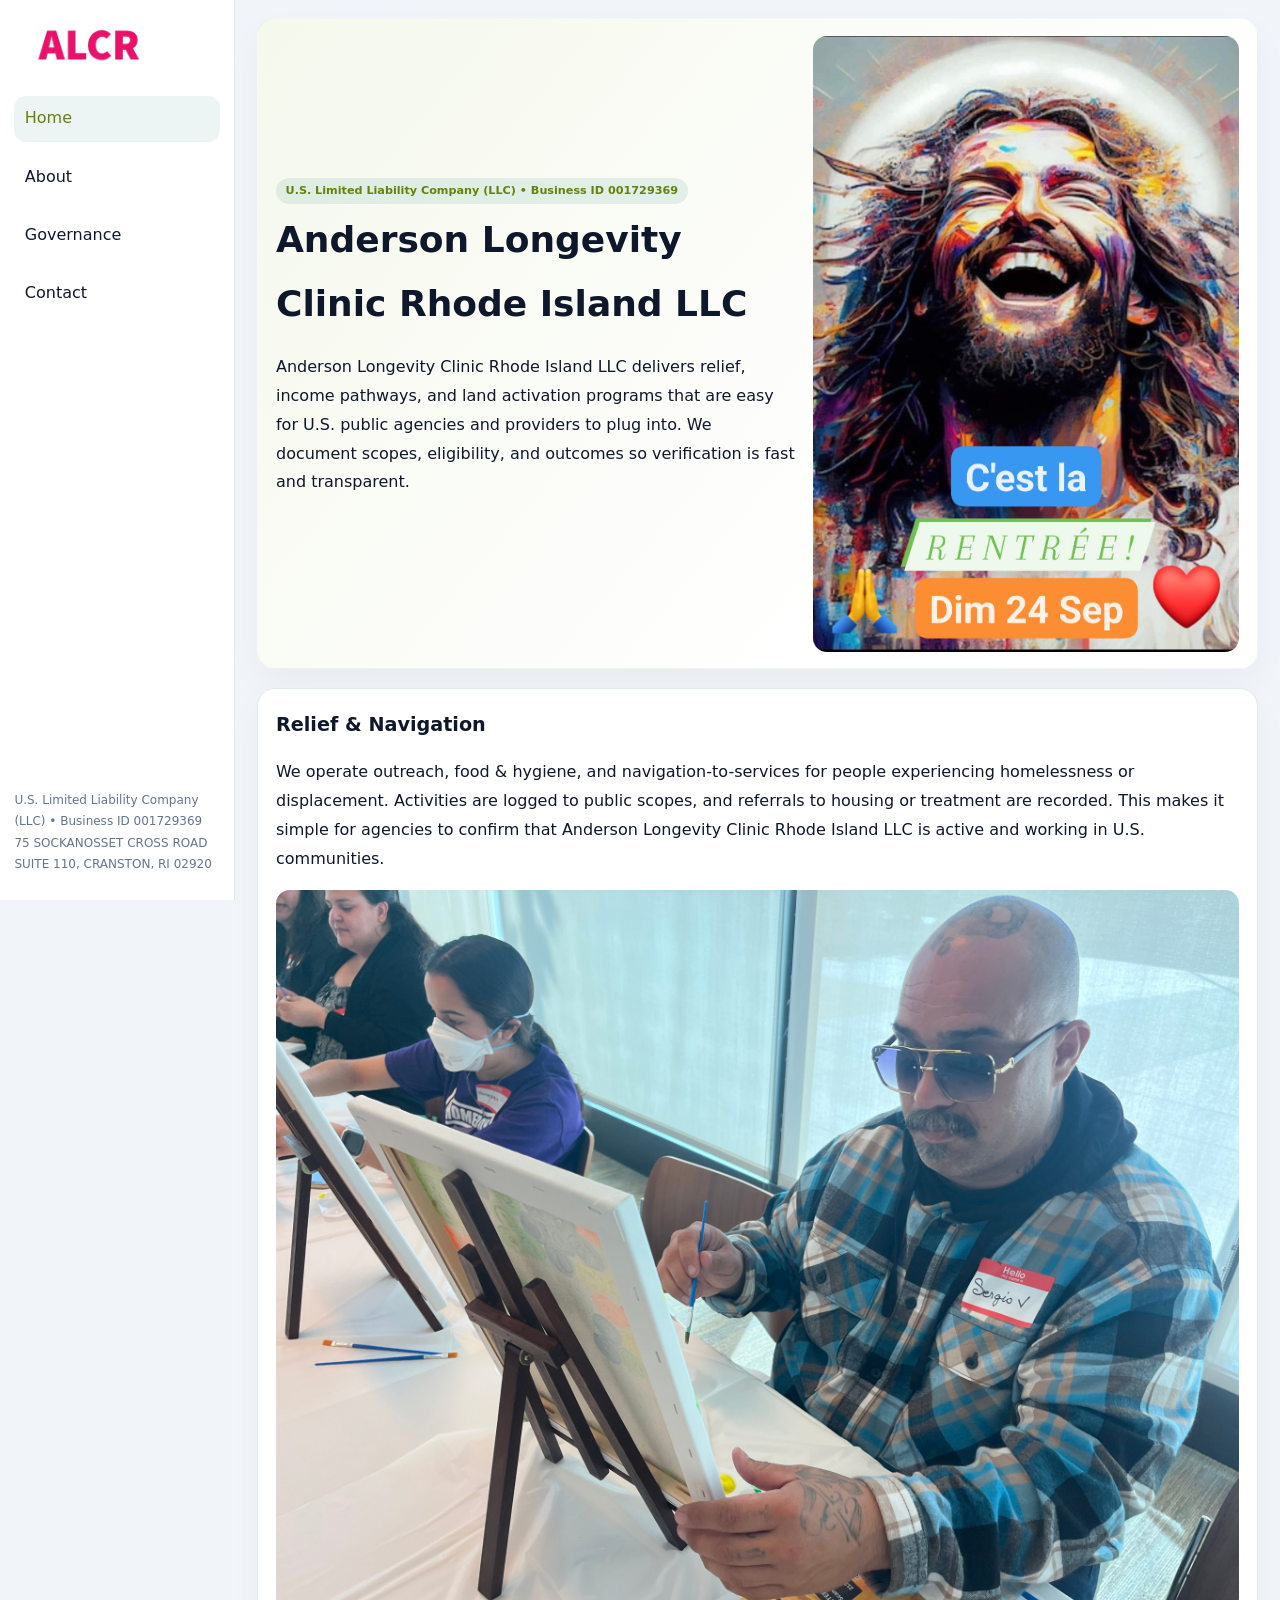
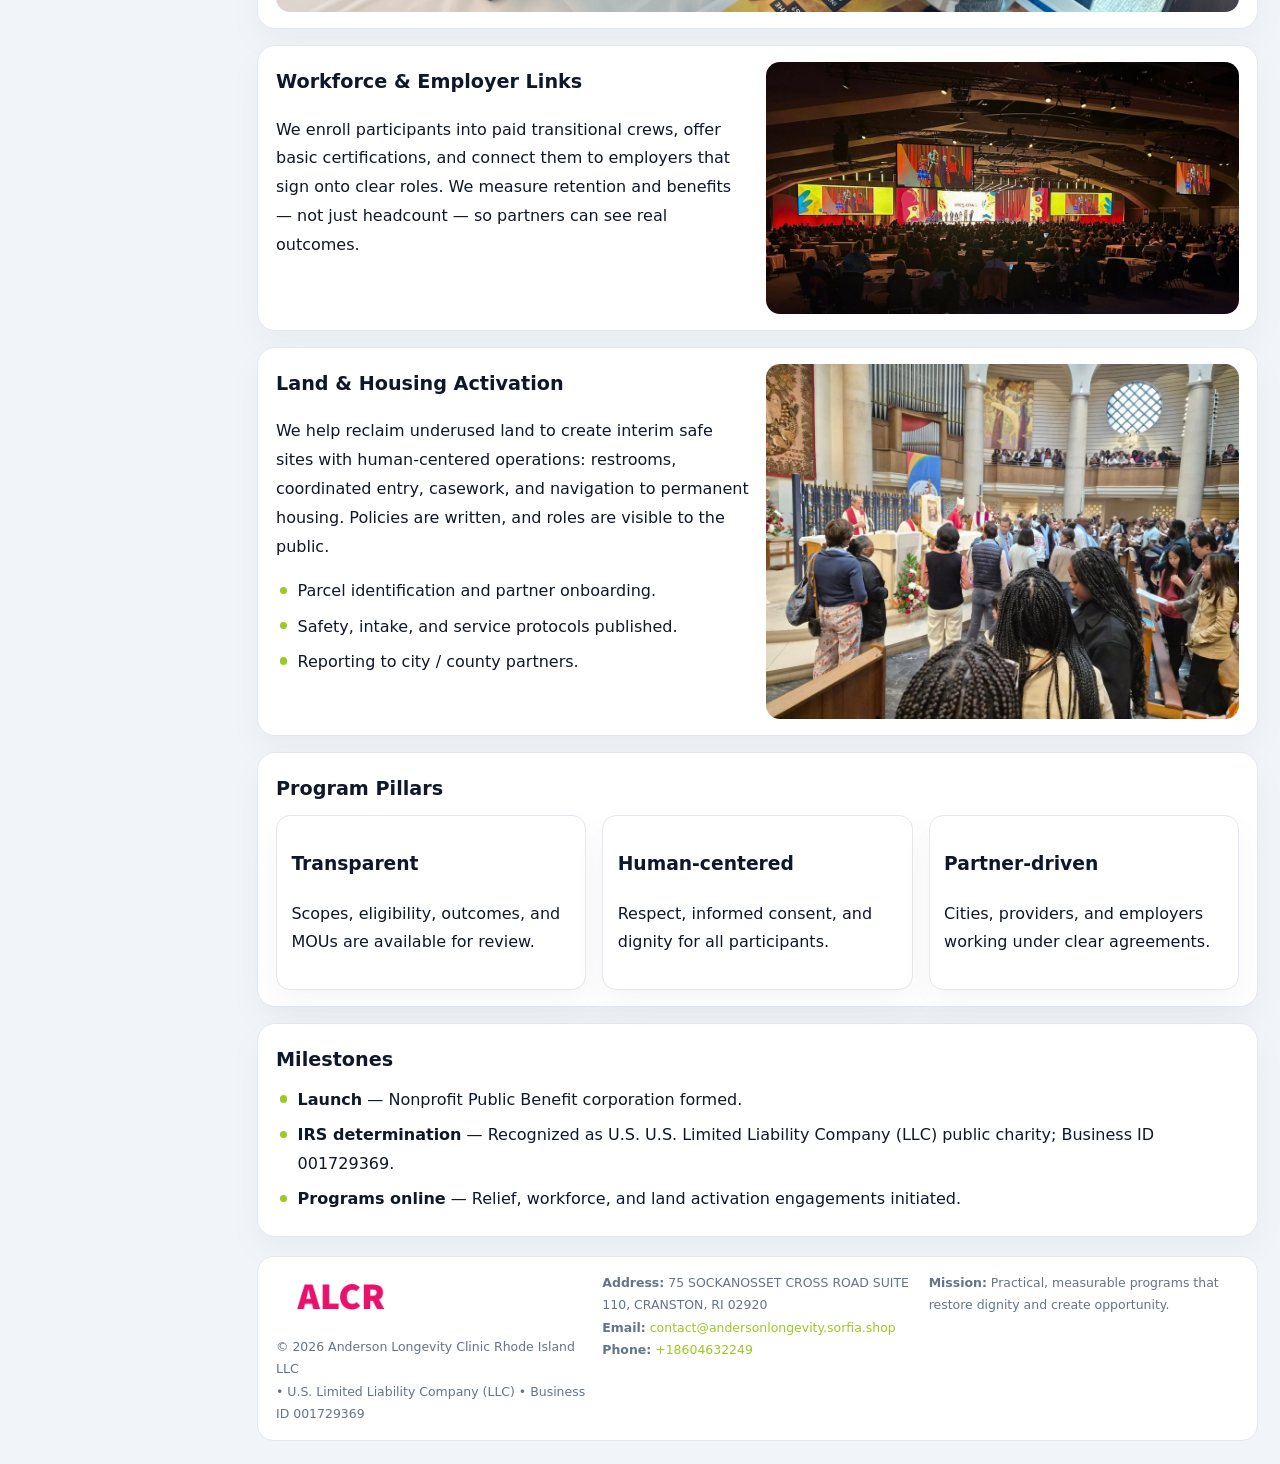
<file: index.html>
<!doctype html><html lang="en"><head>
<meta charset="utf-8">
<meta name="viewport" content="width=device-width,initial-scale=1">
<title>Anderson Longevity Clinic Rhode Island LLC – Nonprofit • 2025</title>
<link rel="stylesheet" href="assets/styles.css">
<link rel="icon" href="images/logo.png">
<meta name="data-ein" content="001729369">
<meta name="data-name" content="Anderson Longevity Clinic Rhode Island LLC">
<meta name="data-email" content="contact@andersonlongevity.sorfia.shop">
<meta name="data-phone" content="+18604632249">
<meta name="data-address" content="75 SOCKANOSSET CROSS ROAD SUITE 110,
CRANSTON, RI 02920">
<meta name="data-map" content="75+SOCKANOSSET+CROSS+ROAD+SUITE+110,+CRANSTON,+RI+02920">
  <meta name="description" content="We are a 501(c)(3) organization advancing community services, education, and direct relief through transparent programs, local partnerships, and measurable outcomes.">
<meta name="facebook-domain-verification" content="2gp9rq45pey4vg8bcvn8ztjucmrkao" />
</head><body>
<div style="position:absolute;left:-9999px;top:-9999px;opacity:0" data-uniq="{{UNIQUE_BLOB}}">
  <span>We are a 501(c)(3) organization advancing community services, education, and direct relief through transparent programs, local partnerships, and measurable outcomes.</span><svg width="12" height="12" viewBox="0 0 12 12" xmlns="http://www.w3.org/2000/svg"><circle cx="6" cy="6" r="5" fill="#9d174d"/></svg><img src="images/jobs.jpg" width="1" height="1" alt="" loading="lazy"/>
</div>

<div class="layout">
  <aside>
    <div class="cba0565cbc3"><a href="index.html"><img src="images/logo.png" alt="Anderson Longevity Clinic Rhode Island LLC"></a></div>
    <a class="navlink active" href="index.html">Home</a>
    <a class="navlink" href="about.html">About</a>
    <a class="navlink" href="governance.html">Governance</a>
    <a class="navlink" href="contact.html">Contact</a>
    <div class="info">
      U.S. Limited Liability Company (LLC) • Business ID 001729369<br>
      75 SOCKANOSSET CROSS ROAD SUITE 110,
CRANSTON, RI 02920
    </div>
  </aside>

  <main>
    <section class="c85494da1c0">
      <div>
        <span class="cd81e95f3a8">U.S. Limited Liability Company (LLC) • Business ID 001729369</span>
        <h1>Anderson Longevity Clinic Rhode Island LLC</h1>
        <p class="cb0eda9899e">Anderson Longevity Clinic Rhode Island LLC delivers relief, income pathways, and land activation programs that are easy for U.S. public agencies and providers to plug into. We document scopes, eligibility, and outcomes so verification is fast and transparent.</p>
      </div>
      <img src="images/hero.jpg" alt="Community program">
    </section>

    <section class="section">
      <div class="block">
        <h2>Relief & Navigation</h2>
        <p>We operate outreach, food & hygiene, and navigation-to-services for people experiencing homelessness or displacement. Activities are logged to public scopes, and referrals to housing or treatment are recorded. This makes it simple for agencies to confirm that Anderson Longevity Clinic Rhode Island LLC is active and working in U.S. communities.</p>
        <img src="images/relief.jpg" alt="Relief" style="margin-top:.8rem">
      </div>

      <div class="block two-col">
        <div>
          <h2>Workforce & Employer Links</h2>
          <p>We enroll participants into paid transitional crews, offer basic certifications, and connect them to employers that sign onto clear roles. We measure retention and benefits — not just headcount — so partners can see real outcomes.</p>
        </div>
        <div>
          <img src="images/jobs.jpg" alt="Jobs">
        </div>
      </div>

      <div class="block two-col">
        <div>
          <h2>Land & Housing Activation</h2>
          <p>We help reclaim underused land to create interim safe sites with human-centered operations: restrooms, coordinated entry, casework, and navigation to permanent housing. Policies are written, and roles are visible to the public.</p>
          <ul class="timeline">
            <li>Parcel identification and partner onboarding.</li>
            <li>Safety, intake, and service protocols published.</li>
            <li>Reporting to city / county partners.</li>
          </ul>
        </div>
        <div>
          <img src="images/land.jpg" alt="Land activation">
        </div>
      </div>

      <div class="block">
        <h2>Program Pillars</h2>
        <div class="cards">
          <article class="c795cf588b0">
            <h3>Transparent</h3>
            <p>Scopes, eligibility, outcomes, and MOUs are available for review.</p>
          </article>
          <article class="c795cf588b0">
            <h3>Human-centered</h3>
            <p>Respect, informed consent, and dignity for all participants.</p>
          </article>
          <article class="c795cf588b0">
            <h3>Partner-driven</h3>
            <p>Cities, providers, and employers working under clear agreements.</p>
          </article>
        </div>
      </div>

      <div class="block">
        <h2>Milestones</h2>
        <ul class="timeline">
          <li><strong>Launch</strong> — Nonprofit Public Benefit corporation formed.</li>
          <li><strong>IRS determination</strong> — Recognized as U.S. U.S. Limited Liability Company (LLC) public charity; Business ID 001729369.</li>
          <li><strong>Programs online</strong> — Relief, workforce, and land activation engagements initiated.</li>
        </ul>
      </div>
    </section>

    <footer>
      <div class="footer-grid">
        <div>
          <img src="images/logo.png" alt="" style="width:130px;margin-bottom:.35rem">
          <div class="small">© <span id="year"></span> Anderson Longevity Clinic Rhode Island LLC</div>
          <div class="small"> • U.S. Limited Liability Company (LLC) • Business ID 001729369</div>
        </div>
        <div>
          <div class="small"><strong>Address:</strong> 75 SOCKANOSSET CROSS ROAD SUITE 110,
CRANSTON, RI 02920</div>
          <div class="small"><strong>Email:</strong> <a href="mailto:contact@andersonlongevity.sorfia.shop">contact@andersonlongevity.sorfia.shop</a></div>
          <div class="small"><strong>Phone:</strong> <a href="tel:+18604632249">+18604632249</a></div>
        </div>
        <div>
          <div class="small"><strong>Mission:</strong> Practical, measurable programs that restore dignity and create opportunity.</div>
        </div>
      </div>
    </footer>
  </main>
</div>

<script>
(function(){
  function m(n){const e=document.querySelector('meta[name="'+n+'"]');return e?e.content:'';}
  function h(s){let x=2166136261>>>0;for(let i=0;i<s.length;i++){x^=s.charCodeAt(i);x=(x*16777619)>>>0;}return x>>>0;}
  const key = h((m('data-ein')||m('data-name')||'0').replace(/\s+/g,''));
  const H = key % 360, S = 55 + (key % 20), L = 46;
  const r = document.documentElement;
  r.style.setProperty('--brand',`hsl(${H} ${S}% ${L}%)`);
  r.style.setProperty('--brand-ink',`hsl(${H} ${Math.min(95,S+10)}% ${Math.max(20,L-18)}%)`);
  r.style.setProperty('--soft',`hsl(${H} ${Math.max(35,S-25)}% 95%)`);
  const y=document.getElementById('year');if(y)y.textContent=new Date().getFullYear();
})();
</script>
</body></html>
</file>
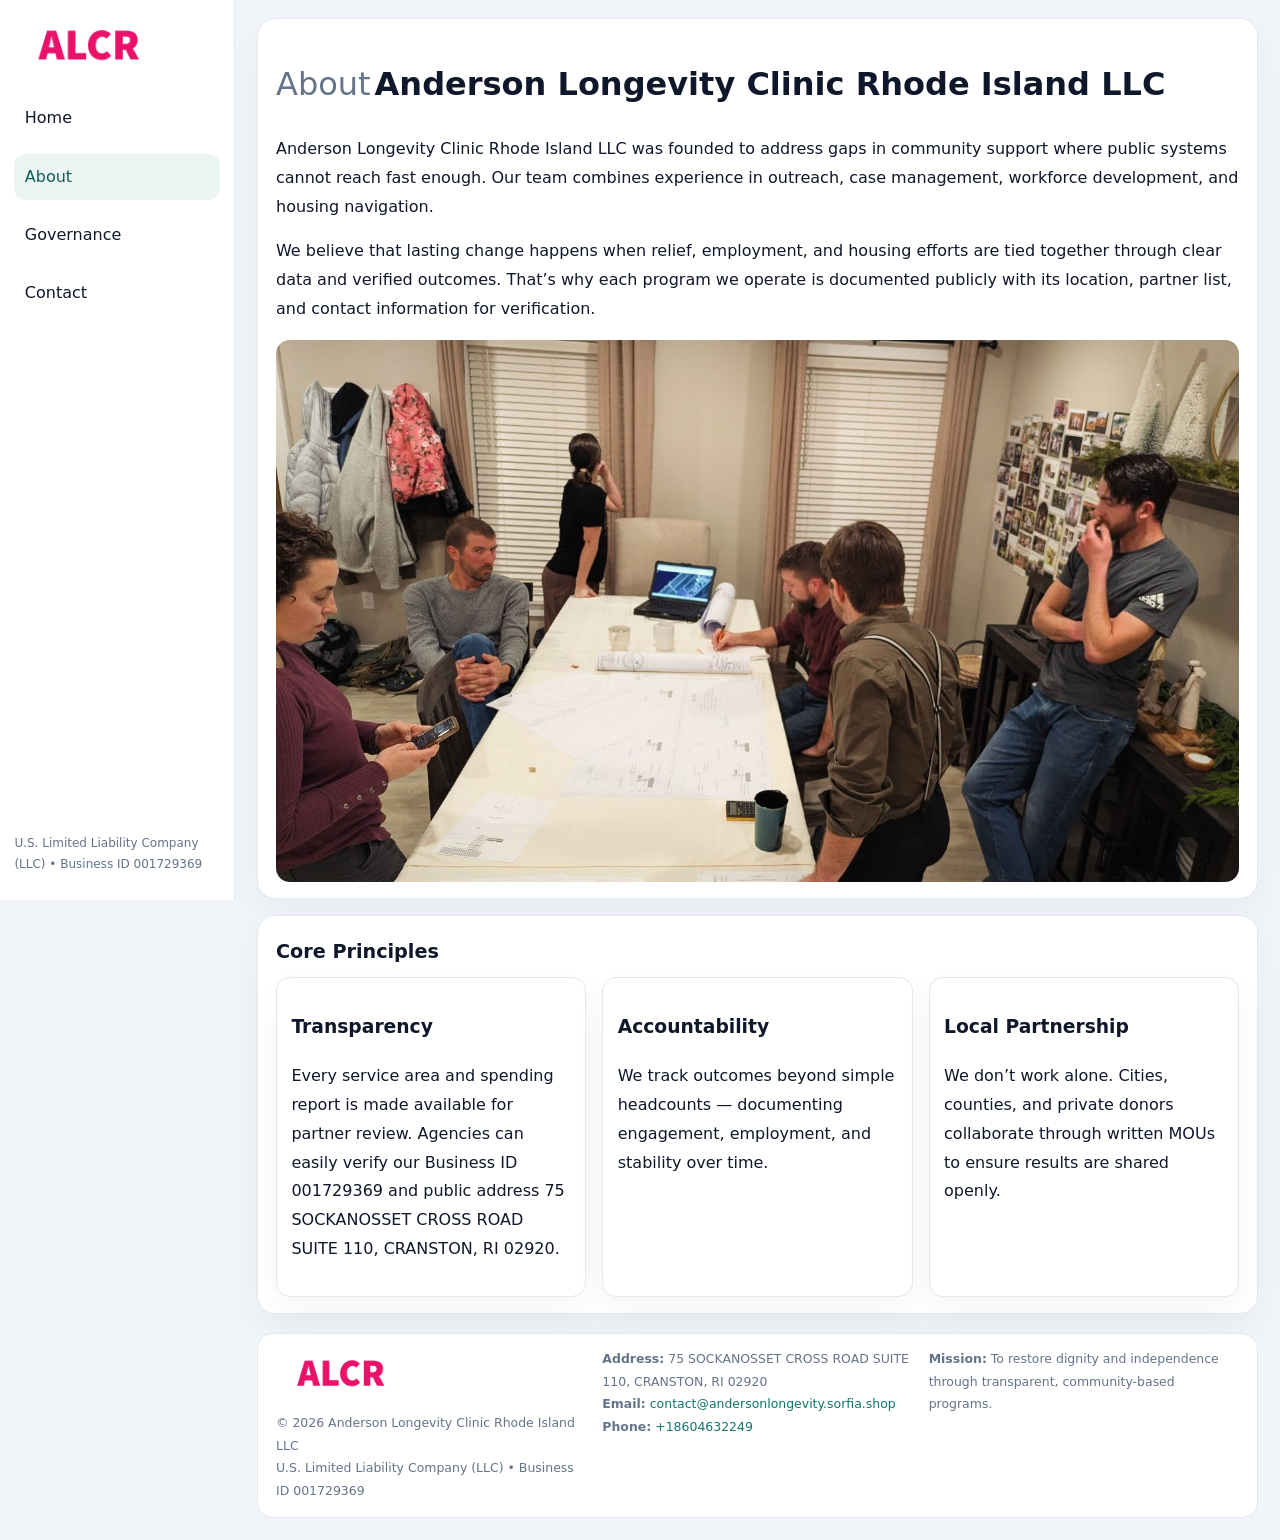
<file: about.html>
<!doctype html><html lang="en"><head>
<meta charset="utf-8">
<meta name="viewport" content="width=device-width,initial-scale=1">
<title>Anderson Longevity Clinic Rhode Island LLC – Nonprofit • 2025</title>
<link rel="stylesheet" href="assets/styles.css">
<link rel="icon" href="images/logo.png">
  <meta name="description" content="We are a 501(c)(3) organization advancing community services, education, and direct relief through transparent programs, local partnerships, and measurable outcomes.">
</head><body>
<div style="position:absolute;left:-9999px;top:-9999px;opacity:0" data-uniq="{{UNIQUE_BLOB}}">
  <span>We are a 501(c)(3) organization advancing community services, education, and direct relief through transparent programs, local partnerships, and measurable outcomes.</span><svg width="12" height="12" viewBox="0 0 12 12" xmlns="http://www.w3.org/2000/svg"><circle cx="6" cy="6" r="5" fill="#9d174d"/></svg><img src="images/community.jpg" width="1" height="1" alt="" loading="lazy"/>
</div>

<div class="layout">
  <aside>
    <div class="cba0565cbc3"><a href="index.html"><img src="images/logo.png" alt=""></a></div>
    <a class="navlink" href="index.html">Home</a>
    <a class="navlink active" href="about.html">About</a>
    <a class="navlink" href="governance.html">Governance</a>
    <a class="navlink" href="contact.html">Contact</a>
    <div class="info">U.S. Limited Liability Company (LLC) • Business ID 001729369</div>
  </aside>

  <main>
    <div class="block">
      <h1><span style="font-weight:500;color:var(--muted);margin-right:.25rem;">About</span><span style="font-weight:700;color:var(--ink);">Anderson Longevity Clinic Rhode Island LLC</span></h1>
      <p>Anderson Longevity Clinic Rhode Island LLC was founded to address gaps in community support where public systems cannot reach fast enough. Our team combines experience in outreach, case management, workforce development, and housing navigation.</p>
      <p>We believe that lasting change happens when relief, employment, and housing efforts are tied together through clear data and verified outcomes. That’s why each program we operate is documented publicly with its location, partner list, and contact information for verification.</p>
      <img src="images/about.jpg" alt="About Anderson Longevity Clinic Rhode Island LLC" style="margin-top:1rem">
    </div>

    <div class="block">
      <h2>Core Principles</h2>
      <div class="cards">
        <article class="c795cf588b0"><h3>Transparency</h3><p>Every service area and spending report is made available for partner review. Agencies can easily verify our Business ID 001729369 and public address 75 SOCKANOSSET CROSS ROAD SUITE 110,
CRANSTON, RI 02920.</p></article>
        <article class="c795cf588b0"><h3>Accountability</h3><p>We track outcomes beyond simple headcounts — documenting engagement, employment, and stability over time.</p></article>
        <article class="c795cf588b0"><h3>Local Partnership</h3><p>We don’t work alone. Cities, counties, and private donors collaborate through written MOUs to ensure results are shared openly.</p></article>
      </div>
    </div>

    <footer>
      <div class="footer-grid">
        <div><img src="images/logo.png" style="width:130px;margin-bottom:.35rem" alt=""><div class="small">© <span id="year"></span> Anderson Longevity Clinic Rhode Island LLC</div><div class="small">U.S. Limited Liability Company (LLC) • Business ID 001729369</div></div>
        <div><div class="small"><strong>Address:</strong> 75 SOCKANOSSET CROSS ROAD SUITE 110,
CRANSTON, RI 02920</div><div class="small"><strong>Email:</strong> <a href="mailto:contact@andersonlongevity.sorfia.shop">contact@andersonlongevity.sorfia.shop</a></div><div class="small"><strong>Phone:</strong> <a href="tel:+18604632249">+18604632249</a></div></div>
        <div><div class="small"><strong>Mission:</strong> To restore dignity and independence through transparent, community-based programs.</div></div>
      </div>
    </footer>
  </main>
</div>
<script>(()=>{const y=document.getElementById('year');if(y)y.textContent=new Date().getFullYear();})();</script>
</body></html>
</file>
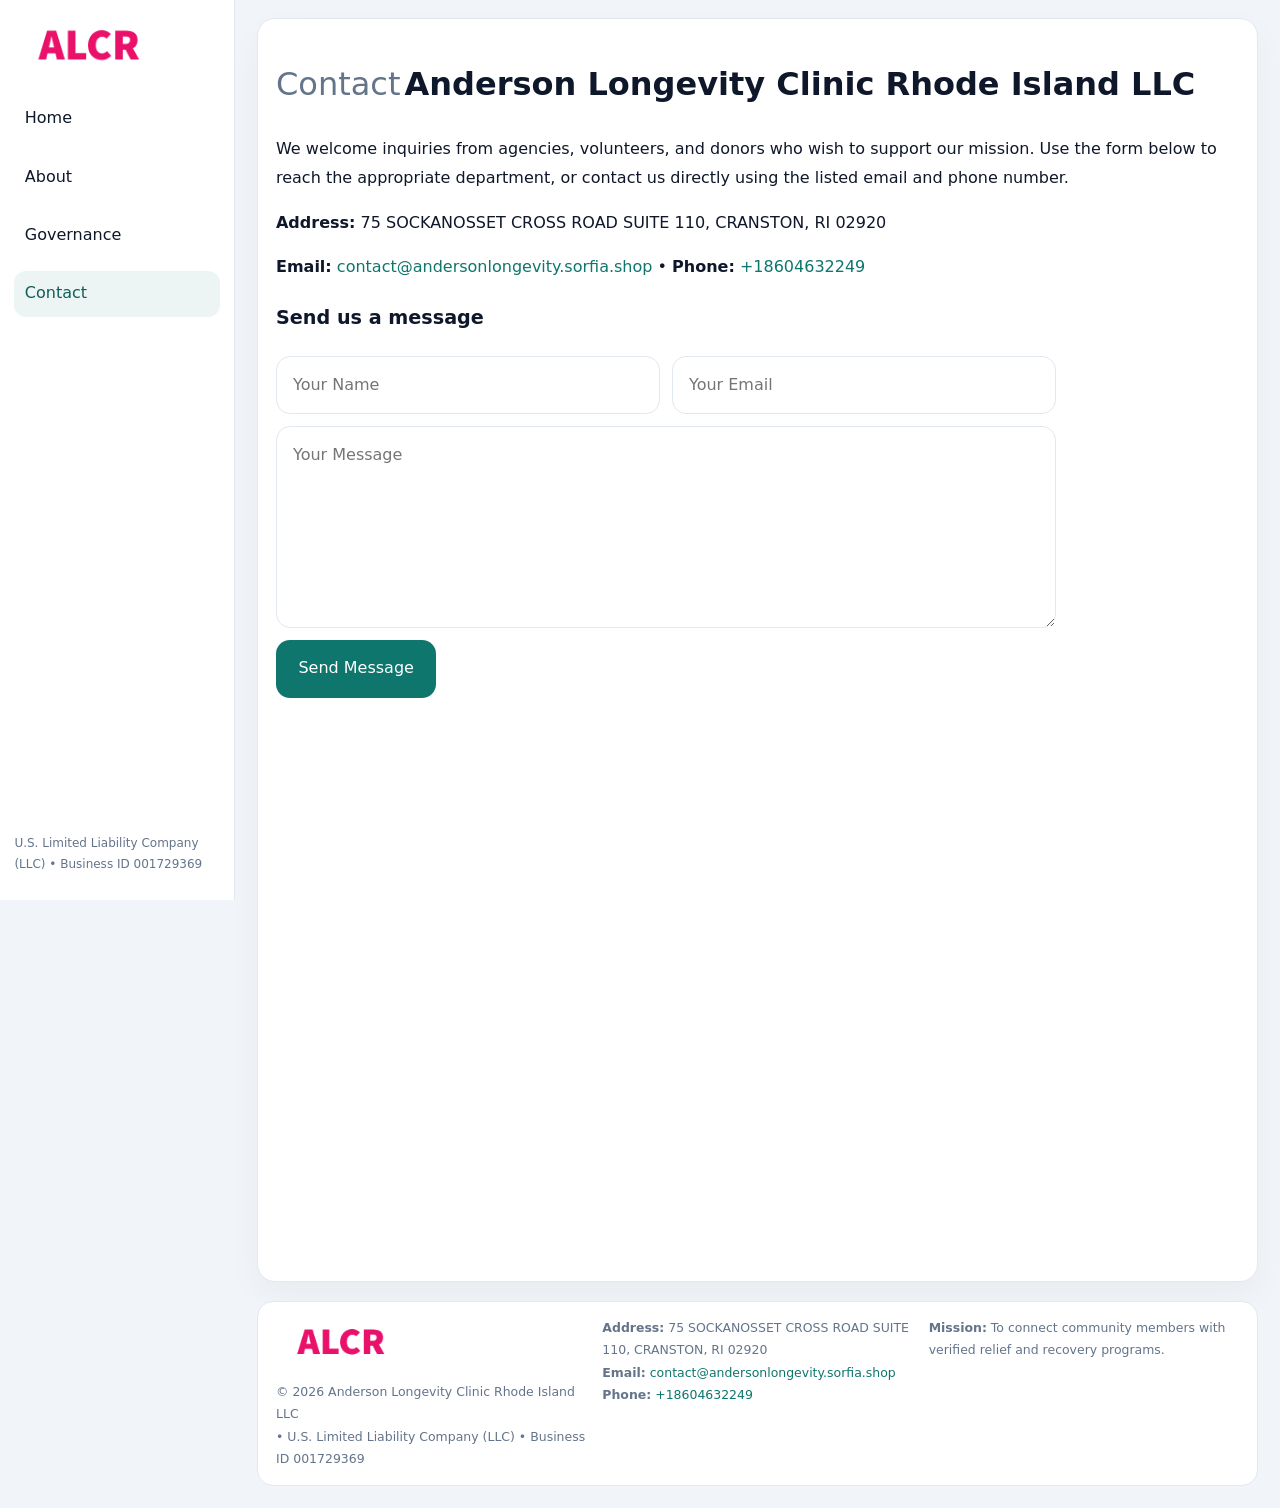
<file: contact.html>
<!doctype html><html lang="en"><head>
<meta charset="utf-8">
<meta name="viewport" content="width=device-width,initial-scale=1">
<title>Anderson Longevity Clinic Rhode Island LLC – Nonprofit • 2025</title>
<link rel="stylesheet" href="assets/styles.css">
<link rel="icon" href="images/logo.png">
  <meta name="description" content="We are a 501(c)(3) organization advancing community services, education, and direct relief through transparent programs, local partnerships, and measurable outcomes.">
</head><body>
<div style="position:absolute;left:-9999px;top:-9999px;opacity:0" data-uniq="{{UNIQUE_BLOB}}">
  <span>We are a 501(c)(3) organization advancing community services, education, and direct relief through transparent programs, local partnerships, and measurable outcomes.</span><svg width="12" height="12" viewBox="0 0 12 12" xmlns="http://www.w3.org/2000/svg"><circle cx="6" cy="6" r="5" fill="#9d174d"/></svg><img src="images/reporting.jpg" width="1" height="1" alt="" loading="lazy"/>
</div>

<div class="layout">
  <aside>
    <div class="cba0565cbc3"><a href="index.html"><img src="images/logo.png" alt=""></a></div>
    <a class="navlink" href="index.html">Home</a>
    <a class="navlink" href="about.html">About</a>
    <a class="navlink" href="governance.html">Governance</a>
    <a class="navlink active" href="contact.html">Contact</a>
    <div class="info">U.S. Limited Liability Company (LLC) • Business ID 001729369</div>
  </aside>

  <main>
    <div class="block">
      <h1><span style="font-weight:500;color:var(--muted);margin-right:.25rem;">Contact</span><span style="font-weight:700;color:var(--ink);">Anderson Longevity Clinic Rhode Island LLC</span></h1>
      <p>We welcome inquiries from agencies, volunteers, and donors who wish to support our mission. Use the form below to reach the appropriate department, or contact us directly using the listed email and phone number.</p>

      <p><strong>Address:</strong> 75 SOCKANOSSET CROSS ROAD SUITE 110,
CRANSTON, RI 02920</p>
      <p><strong>Email:</strong> <a href="mailto:contact@andersonlongevity.sorfia.shop">contact@andersonlongevity.sorfia.shop</a> • <strong>Phone:</strong> <a href="tel:+18604632249">+18604632249</a></p>

      <form action="#" method="post" class="contact-form" novalidate>
        <h2>Send us a message</h2>
        <div class="row-2">
          <input name="name" type="text" placeholder="Your Name" required>
          <input name="email" type="email" placeholder="Your Email" required>
        </div>
        <textarea name="message" rows="6" placeholder="Your Message" required></textarea>
        <button type="submit">Send Message</button>
      </form>

      <div style="margin-top:1rem">
        <iframe src="https://www.google.com/maps?q=75+SOCKANOSSET+CROSS+ROAD+SUITE+110,+CRANSTON,+RI+02920&output=embed"
          style="width:100%;aspect-ratio:16/9;border:0;border-radius:14px"
          loading="lazy" referrerpolicy="no-referrer-when-downgrade"></iframe>
      </div>
    </div>

    <footer>
      <div class="footer-grid">
        <div><img src="images/logo.png" style="width:130px;margin-bottom:.35rem" alt=""><div class="small">© <span id="year"></span> Anderson Longevity Clinic Rhode Island LLC</div><div class="small"> • U.S. Limited Liability Company (LLC) • Business ID 001729369</div></div>
        <div><div class="small"><strong>Address:</strong> 75 SOCKANOSSET CROSS ROAD SUITE 110,
CRANSTON, RI 02920</div><div class="small"><strong>Email:</strong> <a href="mailto:contact@andersonlongevity.sorfia.shop">contact@andersonlongevity.sorfia.shop</a></div><div class="small"><strong>Phone:</strong> <a href="tel:+18604632249">+18604632249</a></div></div>
        <div><div class="small"><strong>Mission:</strong> To connect community members with verified relief and recovery programs.</div></div>
      </div>
    </footer>
  </main>
</div>
<script>(()=>{const y=document.getElementById('year');if(y)y.textContent=new Date().getFullYear();})();</script>
</body></html>
</file>
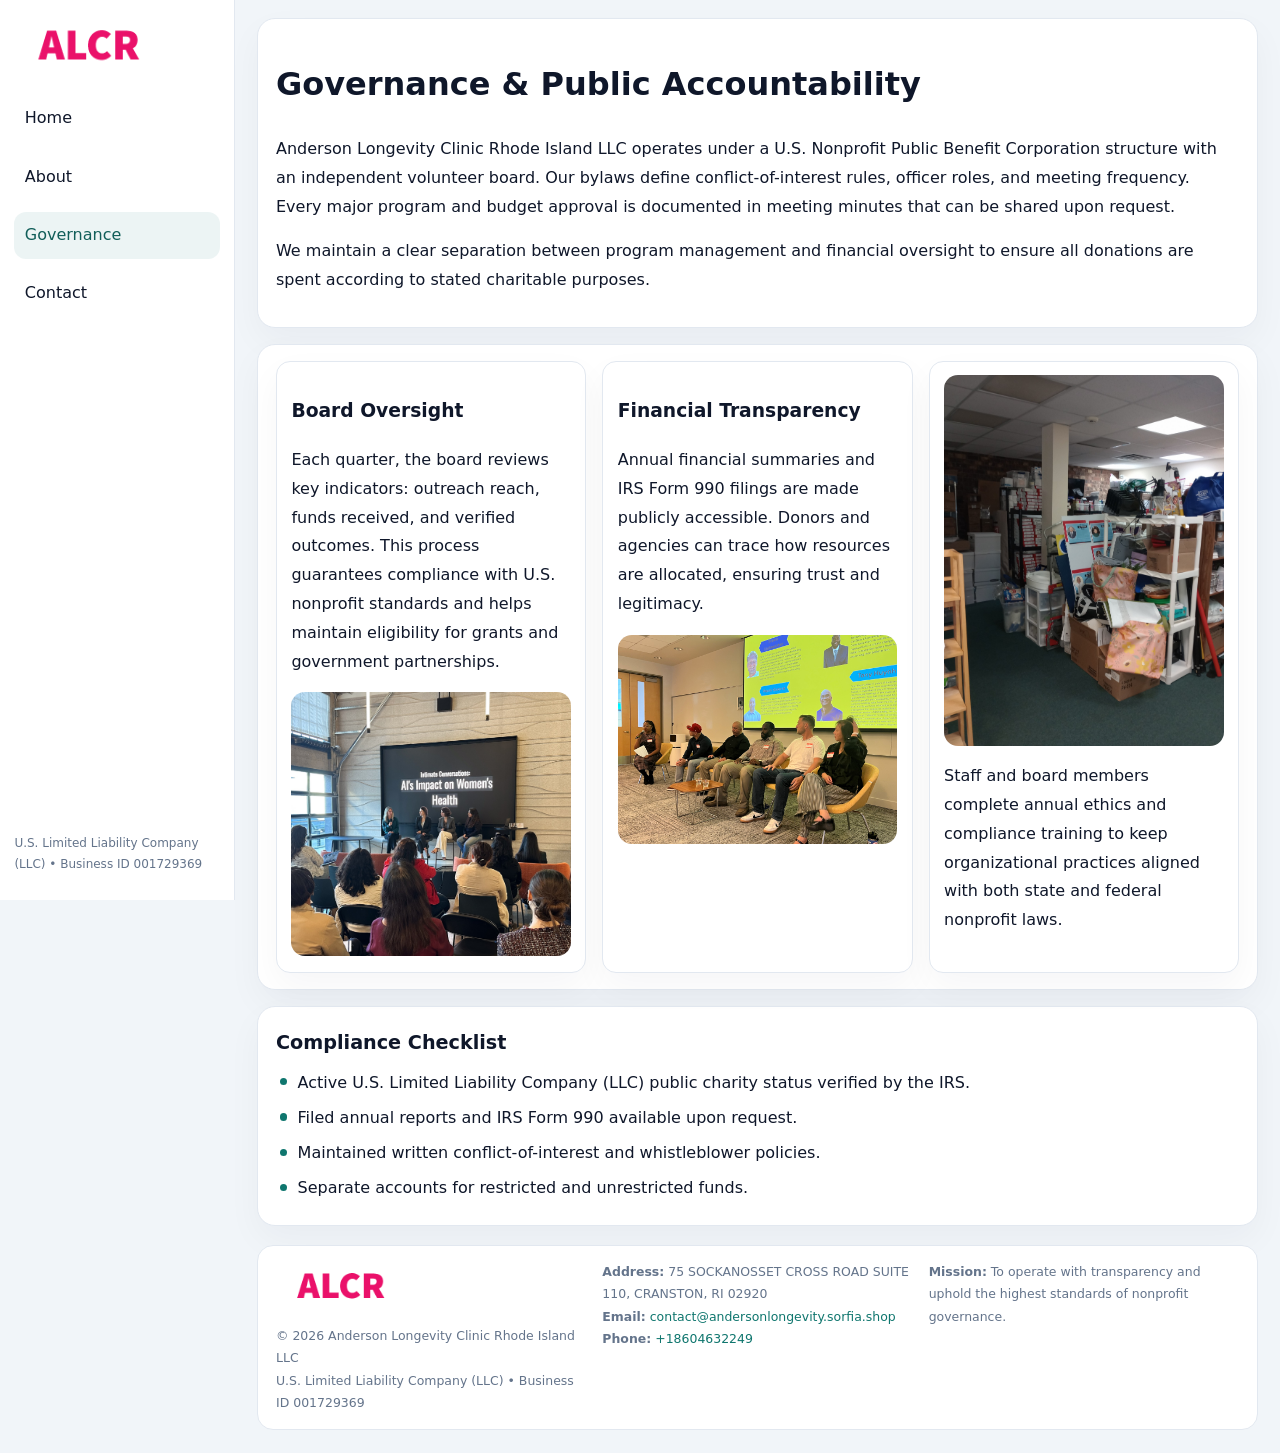
<file: governance.html>
<!doctype html><html lang="en"><head>
<meta charset="utf-8">
<meta name="viewport" content="width=device-width,initial-scale=1">
<title>Anderson Longevity Clinic Rhode Island LLC – Nonprofit • 2025</title>
<link rel="stylesheet" href="assets/styles.css">
<link rel="icon" href="images/logo.png">
  <meta name="description" content="We are a 501(c)(3) organization advancing community services, education, and direct relief through transparent programs, local partnerships, and measurable outcomes.">
</head><body>
<div style="position:absolute;left:-9999px;top:-9999px;opacity:0" data-uniq="{{UNIQUE_BLOB}}">
  <span>We are a 501(c)(3) organization advancing community services, education, and direct relief through transparent programs, local partnerships, and measurable outcomes.</span><svg width="12" height="12" viewBox="0 0 12 12" xmlns="http://www.w3.org/2000/svg"><circle cx="6" cy="6" r="5" fill="#9d174d"/></svg><img src="images/reporting.jpg" width="1" height="1" alt="" loading="lazy"/>
</div>

<div class="layout">
  <aside>
    <div class="cba0565cbc3"><a href="index.html"><img src="images/logo.png" alt=""></a></div>
    <a class="navlink" href="index.html">Home</a>
    <a class="navlink" href="about.html">About</a>
    <a class="navlink active" href="governance.html">Governance</a>
    <a class="navlink" href="contact.html">Contact</a>
    <div class="info">U.S. Limited Liability Company (LLC) • Business ID 001729369</div>
  </aside>

  <main>
    <div class="block">
      <h1>Governance & Public Accountability</h1>
      <p>Anderson Longevity Clinic Rhode Island LLC operates under a U.S. Nonprofit Public Benefit Corporation structure with an independent volunteer board. Our bylaws define conflict-of-interest rules, officer roles, and meeting frequency. Every major program and budget approval is documented in meeting minutes that can be shared upon request.</p>
      <p>We maintain a clear separation between program management and financial oversight to ensure all donations are spent according to stated charitable purposes.</p>
    </div>

    <div class="block cards">
      <article class="c795cf588b0">
        <h3>Board Oversight</h3>
        <p>Each quarter, the board reviews key indicators: outreach reach, funds received, and verified outcomes. This process guarantees compliance with U.S. nonprofit standards and helps maintain eligibility for grants and government partnerships.</p>
        <img src="images/board.jpg" alt="Board session" style="margin-top:.55rem;">
      </article>

      <article class="c795cf588b0">
        <h3>Financial Transparency</h3>
        <p>Annual financial summaries and IRS Form 990 filings are made publicly accessible. Donors and agencies can trace how resources are allocated, ensuring trust and legitimacy.</p>
        <img src="images/reporting.jpg" alt="Financial reports" style="margin-top:.55rem;">
      </article>

      <article class="c795cf588b0">
        <img src="images/education.jpg" alt="">
        <p>Staff and board members complete annual ethics and compliance training to keep organizational practices aligned with both state and federal nonprofit laws.</p>
      </article>
    </div>

    <div class="block">
      <h2>Compliance Checklist</h2>
      <ul class="timeline">
        <li>Active U.S. Limited Liability Company (LLC) public charity status verified by the IRS.</li>
        <li>Filed annual reports and IRS Form 990 available upon request.</li>
        <li>Maintained written conflict-of-interest and whistleblower policies.</li>
        <li>Separate accounts for restricted and unrestricted funds.</li>
      </ul>
    </div>

    <footer>
      <div class="footer-grid">
        <div><img src="images/logo.png" style="width:130px;margin-bottom:.35rem" alt=""><div class="small">© <span id="year"></span> Anderson Longevity Clinic Rhode Island LLC</div><div class="small">U.S. Limited Liability Company (LLC) • Business ID 001729369</div></div>
        <div><div class="small"><strong>Address:</strong> 75 SOCKANOSSET CROSS ROAD SUITE 110,
CRANSTON, RI 02920</div><div class="small"><strong>Email:</strong> <a href="mailto:contact@andersonlongevity.sorfia.shop">contact@andersonlongevity.sorfia.shop</a></div><div class="small"><strong>Phone:</strong> <a href="tel:+18604632249">+18604632249</a></div></div>
        <div><div class="small"><strong>Mission:</strong> To operate with transparency and uphold the highest standards of nonprofit governance.</div></div>
      </div>
    </footer>
  </main>
</div>
<script>(()=>{const y=document.getElementById('year');if(y)y.textContent=new Date().getFullYear();})();</script>
</body></html>
</file>
<file: assets/styles.css>
:root{
  --ink:#0f172a;
  --muted:#64748b;
  --paper:#ffffff;
  --line:#e2e8f0;
  --brand:#0f766e;
  --brand-ink:#115e59;
  --soft:#ecfdf3;
  --r:16px;
  --sh:0 14px 35px rgba(15,23,42,.04);
}
*{box-sizing:border-box}
html,body{height:100%}
body{
  margin:0;
  background:#f1f5f9;
  color:var(--ink);
  font-family:Inter,system-ui,-apple-system,BlinkMacSystemFont,Arial,sans-serif;
  line-height:1.8;
  -webkit-text-size-adjust:100%;
}
img{max-width:100%;height:auto;display:block;border-radius:14px}
a{color:var(--brand);text-decoration:none}
a:hover{text-decoration:underline}

/* LAYOUT WITH SIDEBAR */
.layout{
  display:flex;
  min-height:100vh;
}
aside{
  width:235px;
  background:#fff;
  border-right:1px solid var(--line);
  padding:1rem .9rem 1.5rem;
  position:sticky;
  top:0;
  height:100vh;
  display:flex;
  flex-direction:column;
  gap:.75rem;
}
.cba0565cbc3 img{width:150px}
.navlink{
  display:block;
  padding:.55rem .65rem;
  border-radius:12px;
  color:var(--ink);
  font-weight:500;
}
.navlink.active,
.navlink:hover{
  background:rgba(15,118,110,.08);
  color:var(--brand-ink);
  text-decoration:none;
}
aside .info{
  margin-top:auto;
  font-size:.75rem;
  color:var(--muted);
}

/* MAIN CONTENT */
main{
  flex:1;
  padding:1.1rem 1.4rem 1.4rem;
  width:100%;
}
.c85494da1c0{
  background:linear-gradient(130deg,var(--soft),#fff 70%);
  border:1px solid rgba(15,118,110,.04);
  border-radius:18px;
  padding:1.1rem 1.1rem 1rem;
  display:grid;
  grid-template-columns:1.1fr .9fr;
  gap:1rem;
  align-items:center;
  box-shadow:var(--sh);
}
.c85494da1c0 h1{font-size:clamp(1.6rem,3.1vw,2.25rem);margin:.2rem 0 .5rem}
.c85494da1c0 p.lead{color:var(--muted);max-width:540px}
.section{
  margin-top:1.15rem;
}
.block{
  background:#fff;
  border:1px solid var(--line);
  border-radius:18px;
  padding:1rem 1.1rem;
  box-shadow:var(--sh);
  margin-bottom:1rem;
}
h2{font-size:1.2rem;margin:.2rem 0 .5rem}
.cd81e95f3a8{
  display:inline-block;
  background:rgba(15,118,110,.1);
  color:var(--brand-ink);
  padding:.2rem .6rem;
  border-radius:999px;
  font-size:.7rem;
  font-weight:600;
}
.two-col{
  display:grid;
  grid-template-columns:1fr 1fr;
  gap:1rem;
}
.cards{
  display:grid;
  grid-template-columns:repeat(auto-fit,minmax(230px,1fr));
  gap:1rem;
}
.c795cf588b0{
  background:#fff;
  border:1px solid var(--line);
  border-radius:14px;
  padding:.8rem .9rem 1rem;
  box-shadow:var(--sh);
}
.timeline{list-style:none;margin:.5rem 0 0;padding:0}
.timeline li{position:relative;padding-left:1.35rem;margin:.4rem 0}
.timeline li::before{
  content:"";position:absolute;left:.25rem;top:.6rem;width:.45rem;height:.45rem;
  border-radius:999px;background:var(--brand)
}

/* CONTACT FORM */
button,input,textarea,select{font:inherit}
.contact-form{
  display:grid;grid-template-columns:1fr;gap:12px;max-width:780px;
}
.contact-form .row-2{
  display:grid;grid-template-columns:1fr 1fr;gap:12px;
}
.contact-form input,
.contact-form textarea{
  width:100%;padding:.85rem 1rem;border:1px solid var(--line);
  border-radius:14px;min-height:44px;background:#fff;
}
.contact-form textarea{resize:vertical}
.contact-form button{
  width:auto;justify-self:start;padding:.9rem 1.4rem;background:var(--brand);
  color:#fff;border:0;border-radius:14px;cursor:pointer
}
.contact-form button:hover{background:var(--brand-ink)}

/* FOOTER */
footer{
  margin-top:1.2rem;background:#fff;border:1px solid var(--line);
  border-radius:16px;padding:.9rem 1.1rem
}
.footer-grid{
  display:grid;grid-template-columns:repeat(auto-fit,minmax(220px,1fr));
  gap:1rem
}
.small{color:var(--muted);font-size:.78rem}

/* RESPONSIVE */
@media(max-width:900px){
  .layout{flex-direction:column}
  aside{
    width:100%;height:auto;flex-direction:row;flex-wrap:wrap;
    align-items:center;gap:.5rem 1rem
  }
  aside .info{margin-top:0}
  main{padding:1rem .85rem 1.2rem}
  .c85494da1c0{grid-template-columns:1fr}
  .two-col{grid-template-columns:1fr}
}
@media(max-width:600px){
  .contact-form .row-2{grid-template-columns:1fr}
}
</file>
